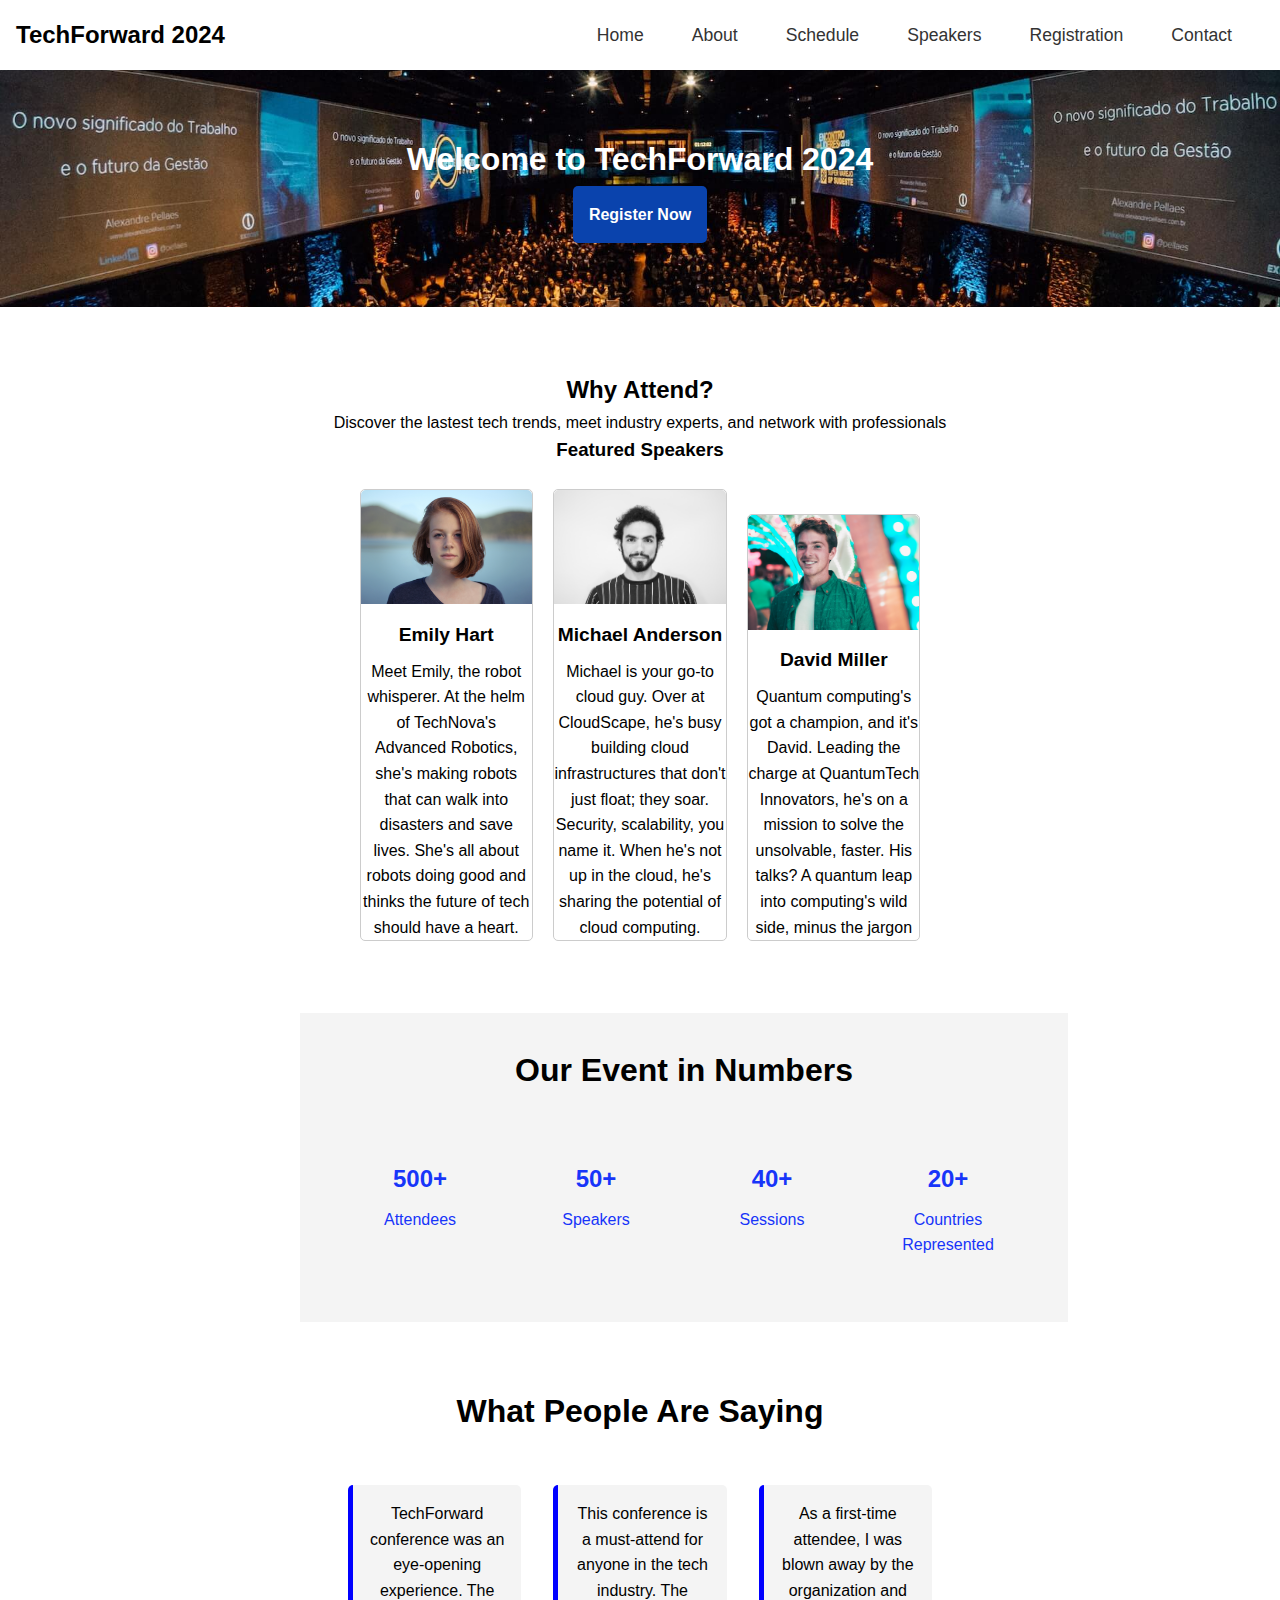
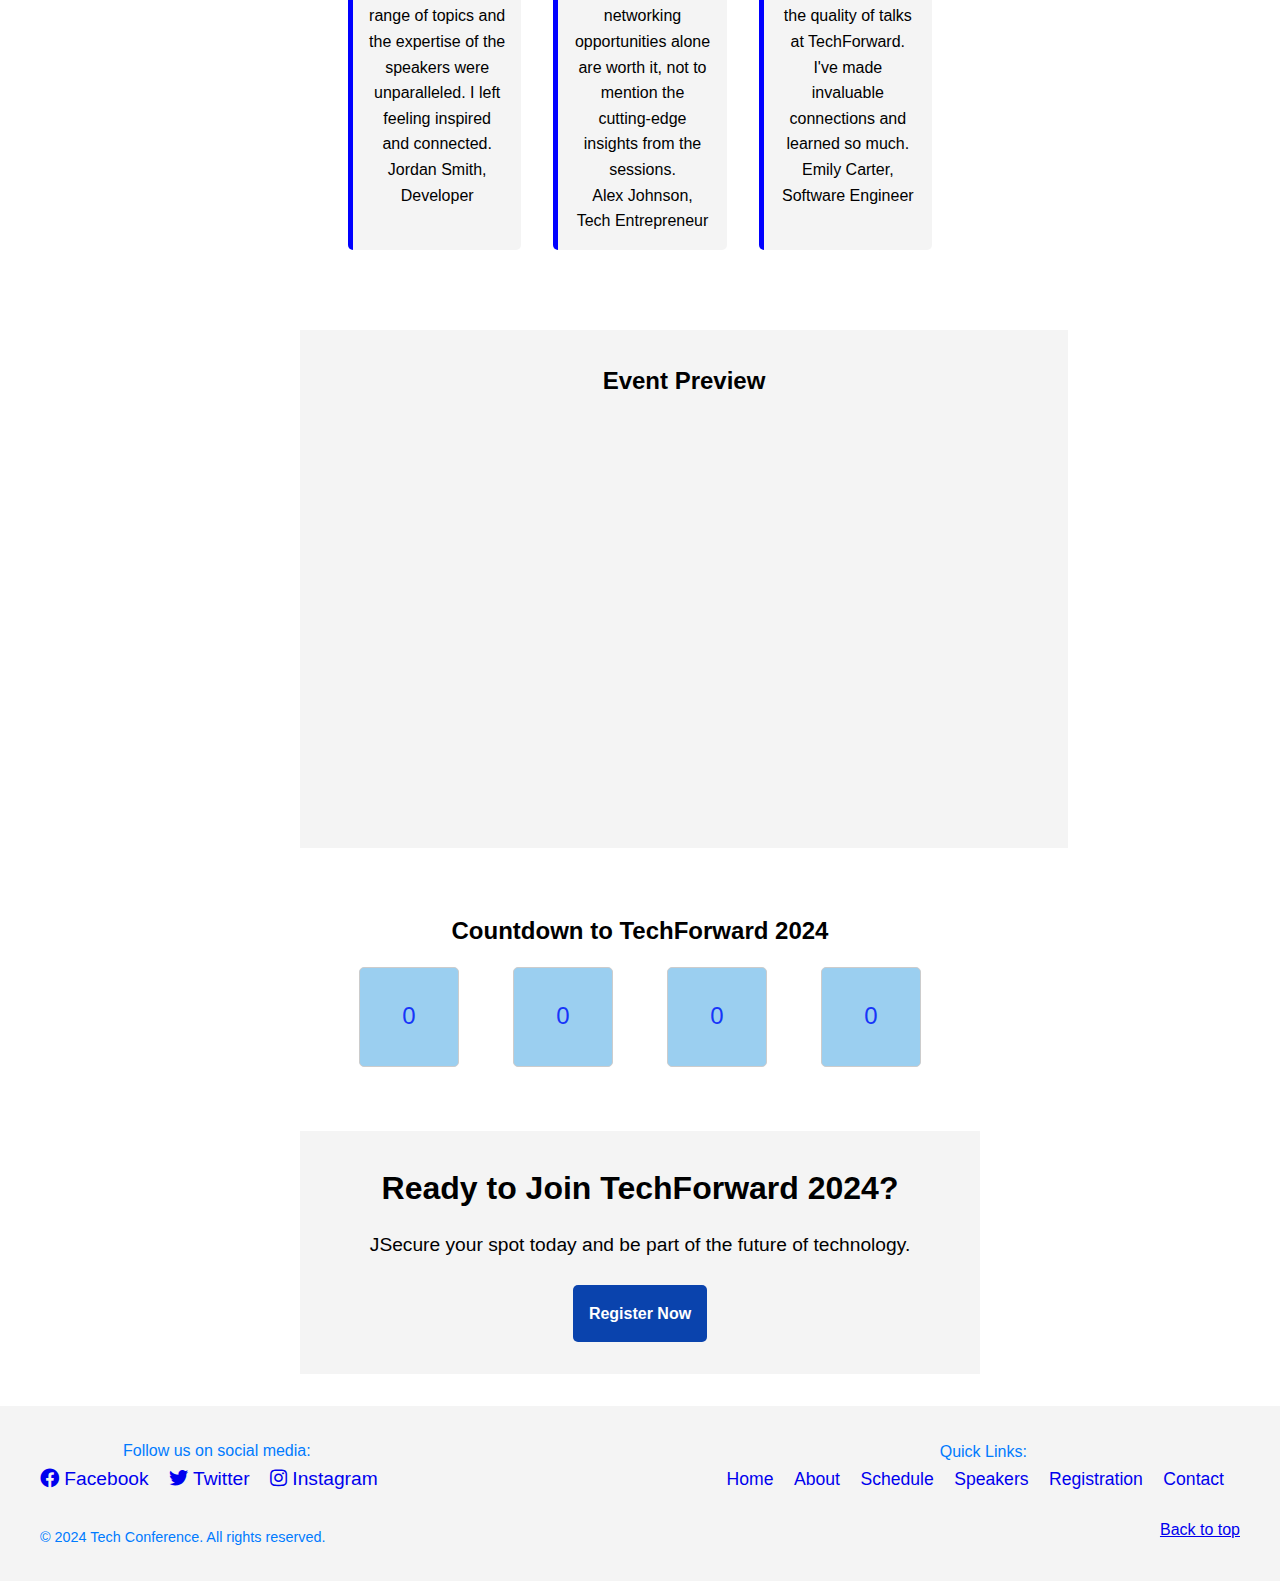
<file: index.html>
<!DOCTYPE html>
<html lang="en">
<head>
    <meta charset="UTF-8">
    <meta name="viewport" content="width=device-width, initial-scale=1.0">
    <title>Tech Conference</title>
    <link rel="stylesheet" href="css/style.css">
    <link rel="stylesheet" href="https://cdnjs.cloudflare.com/ajax/libs/font-awesome/5.15.4/css/all.min.css">

</head>
<body>
    <header>
        <nav>
            <h2>TechForward 2024</h2>
            
            <ul>
                <li><a href="index.html">Home</a></li>
                <li><a href="./components/about.html">About</a></li>
                <li><a href="./components/schedule.html">Schedule</a></li>
                <li><a href="./components/speakers.html">Speakers</a></li>
                <li><a href="./components/registration.html">Registration</a></li>
                <li><a href="./components/contact.html">Contact</a></li>
            </ul>
        </nav>
    </header>
    
    <!-- Main content section -->
    <section id="main">
        <div class="header-content">
            <h1>Welcome to TechForward 2024</h1>
            <p></p>
            <a href="./components/registration.html" class="cta-button">Register Now</a>
        </div>
    </section>
    
    <!-- Additional content sections -->
    <section class="about">
        <h2>Why Attend?</h2>
        <p>Discover the lastest tech trends, meet industry experts, 
            and network with professionals </p>
        <!-- Insert about content here -->
        <h3>Featured Speakers</h3>
        <div class="box">
            <a  href="./components/speakers.html">
                <img src="./images/person-01.jpg" alt="Image 1">
                <h5>Emily Hart</h5>
            <p>Meet Emily, the robot whisperer. At the helm of TechNova's
                Advanced Robotics, she's making robots that can walk into
                disasters and save lives. She's all about robots doing good
                and thinks the future of tech should have a heart.
            </p>
            </a>
            
            
        </div>
        <div class="box">
            <a href="./components/speakers.html">
                <img src="./images/person-02.jpg" alt="Image 2">
                <h5>Michael Anderson</h5>
                <p>Michael is your go-to cloud guy. Over at CloudScape, he's
                    busy building cloud infrastructures that don't just float;
                    they soar. Security, scalability, you name it. When he's not
                    up in the cloud, he's sharing the potential of cloud
                    computing.
                </p>
            </a>
            
          
        </div>
        <div class="box">
            <a  href="./components/speakers.html">
                <img src="./images/person-03.jpg" alt="Image 3">
                <h5>David Miller</h5>
                <p>Quantum computing's got a champion, and it's David. Leading
                    the charge at QuantumTech Innovators, he's on a mission to
                    solve the unsolvable, faster. His talks? A quantum leap into
                    computing's wild side, minus the jargon
                </p>
            </a>  
        </div>

    </section>
    <section class="stats-section">
        <h3>Our Event in Numbers</h3>
        <div class="stats">
            <div class="stat-box">
                <h4>500+</h4>
                <p>Attendees</p>
            </div>
            <div class="stat-box">
                <h4>50+</h4>
                <p>Speakers</p>
            </div>
            <div class="stat-box">
                <h4>40+</h4>
                <p>Sessions</p>
            </div>
            <div class="stat-box">
                <h4>20+</h4>
                <p>Countries Represented</p>
            </div>
        </div>
    </section>
    
    <section class="info-section">
        <h3>What People Are Saying</h3>
        <div class="info-container">
            <div class="info-box">
                <p>TechForward conference was an eye-opening experience. The
                    range of topics and the expertise of the speakers were
                    unparalleled. I left feeling inspired and connected.</p>
                <span>Jordan Smith, Developer</span>
            </div>
            <div class="info-box">
                <p> This conference is a must-attend for anyone in the tech
                    industry. The networking opportunities alone are worth it, not
                    to mention the cutting-edge insights from the sessions.
                </p>
                <span>Alex Johnson, Tech Entrepreneur</span>
            </div>
            <div class="info-box">
                <p>As a first-time attendee, I was blown away by the
                    organization and the quality of talks at TechForward. I've
                    made invaluable connections and learned so much.</p>
                <span>Emily Carter, Software Engineer</span>
            </div>
        </div>
    </section>
    <section class="video-section">
        <h4>Event Preview</h4>
        <div class="video-container">
            <iframe width="560" height="315" src="https://www.youtube.com/embed/k4xBNPMRD6M?si=sUwfqKaKVP0R_sYX" title="YouTube video player" frameborder="0" allow="accelerometer; autoplay; clipboard-write; encrypted-media; gyroscope; picture-in-picture; web-share" allowfullscreen></iframe> </iframe> </div>
    </section>
    <section class="countdown-section">
        <h4>Countdown to TechForward 2024</h4>
        <div class="countdown-container">
            <div class="countdown-box" id="days">0</div>
            <div class="countdown-box" id="hours">0</div>
            <div class="countdown-box" id="minutes">0</div>
            <div class="countdown-box" id="seconds">0</div>
        </div>
    </section>
    
    <section class="registration-section">
        <h3>Ready to Join TechForward 2024?</h3>
        <p>JSecure your spot today and be part of the future of technology.</p>
       
        <a href="./components/registration.html" class="cta-button">Register Now</a>
   
    </section>
    
    
    

    <footer>
        <div class="footer-content">
            
            <div class="social-links">
                <p>Follow us on social media:</p>
                <a href="#"><i class="fab fa-facebook"></i> Facebook</a>
                <a href="#"><i class="fab fa-twitter"></i> Twitter</a>
                <a href="#"><i class="fab fa-instagram"></i> Instagram</a>
            </div>
            
            <div class="quick-links">
                <p>Quick Links:</p>
                <ul>
                    <li><a href="index.html">Home</a></li>
                    <li><a href="./components/about.html">About</a></li>
                    <li><a href="./components/schedule.html">Schedule</a></li>
                    <li><a href="./components/speakers.html">Speakers</a></li>
                    <li><a href="./components/registration.html">Registration</a></li>
                    <li><a href="./components/contact.html">Contact</a></li>
                </ul>
            </div>
        </div>
        <div class="footer-bottom">
            <div class="copyright">
                &copy; 2024 Tech Conference. All rights reserved.
            </div>
            <div class="back-to-top">
                <a href="#top">Back to top</a>
            </div>
        </div>
    </footer>
    <script>
        // Set the date 50 days from now
        var countDownDate = new Date();
        countDownDate.setDate(countDownDate.getDate() + 50);
    
        // Update the countdown every second
        var x = setInterval(function() {
            // Get today's date and time
            var now = new Date().getTime();
    
            // Find the distance between now and the countdown date
            var distance = countDownDate - now;
    
            // Calculations for days, hours, minutes, and seconds
            var days = Math.floor(distance / (1000 * 60 * 60 * 24));
            var hours = Math.floor((distance % (1000 * 60 * 60 * 24)) / (1000 * 60 * 60));
            var minutes = Math.floor((distance % (1000 * 60 * 60)) / (1000 * 60));
            var seconds = Math.floor((distance % (1000 * 60)) / 1000);
    
            // Display the result in the respective countdown boxes
            document.getElementById("days").innerHTML = days;
            document.getElementById("hours").innerHTML = hours;
            document.getElementById("minutes").innerHTML = minutes;
            document.getElementById("seconds").innerHTML = seconds;
    
            // If the countdown is over, write some text
            if (distance < 0) {
                clearInterval(x);
                document.getElementById("days").innerHTML = "0";
                document.getElementById("hours").innerHTML = "0";
                document.getElementById("minutes").innerHTML = "0";
                document.getElementById("seconds").innerHTML = "0";
            }
        }, 1000); // Update every second
    </script>
    
    
</body>
</html>
</file>
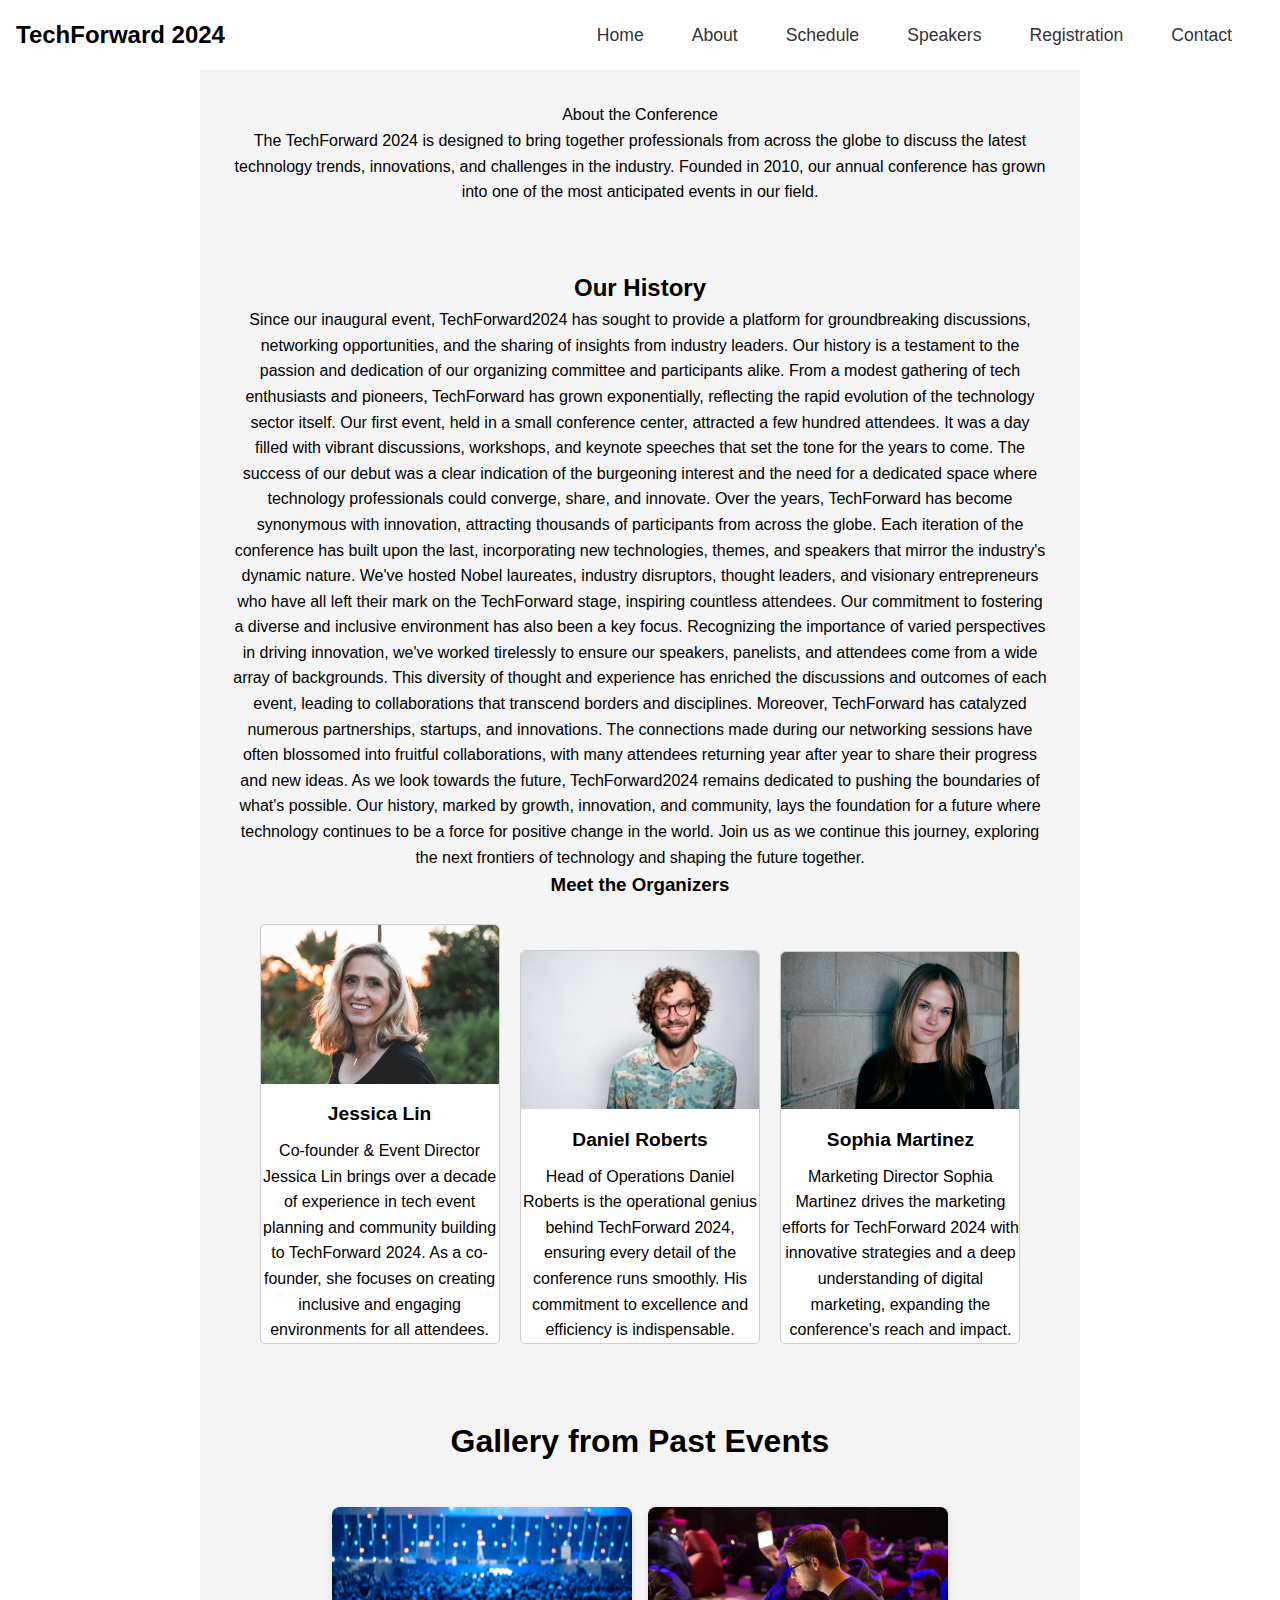
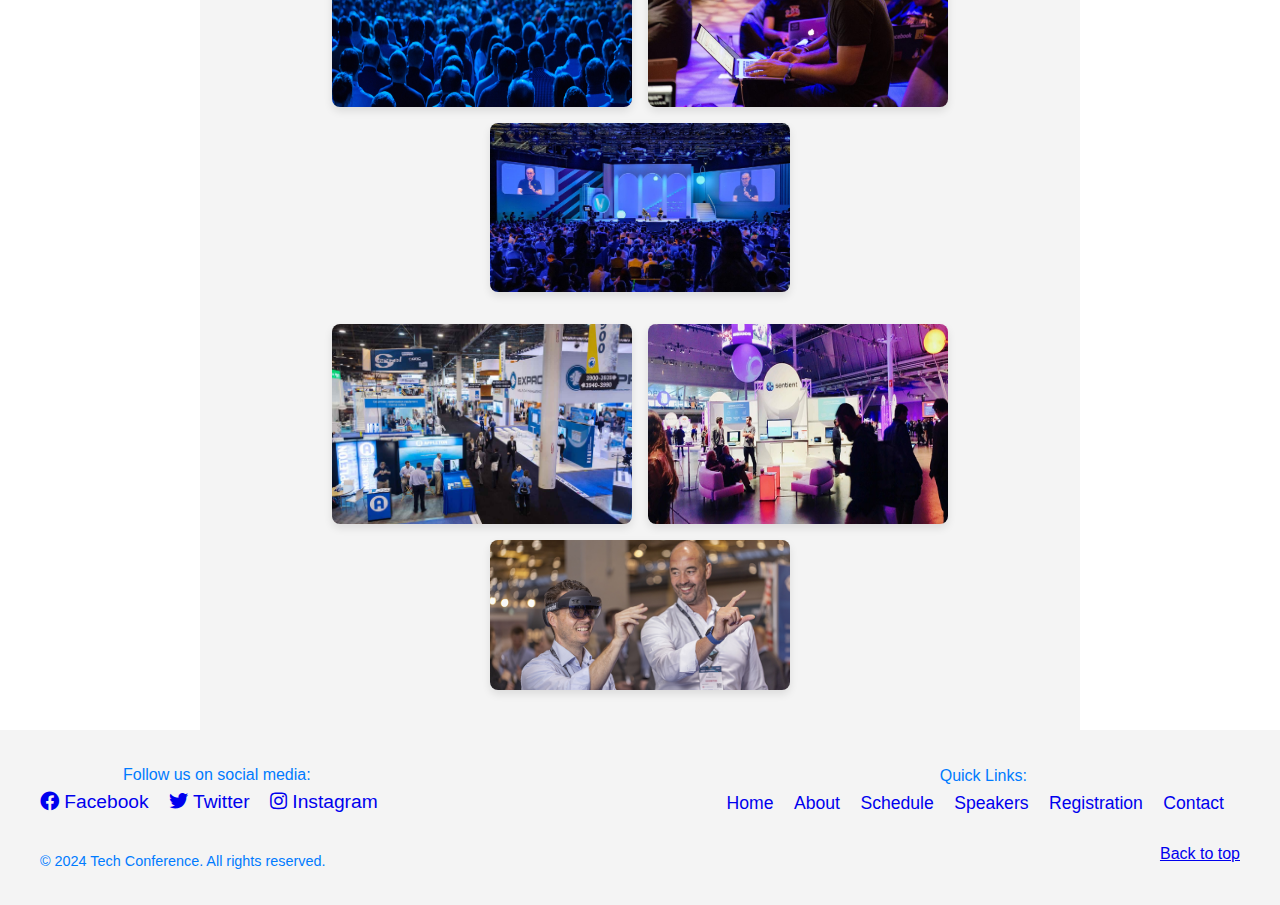
<file: components/about.html>
<!DOCTYPE html>
<html lang="en">
<head>
    <meta charset="UTF-8">
    <meta name="viewport" content="width=device-width, initial-scale=1.0">
    <title>Tech Conference</title>
    <link rel="stylesheet" href="../css/style.css">
    <link rel="stylesheet" href="https://cdnjs.cloudflare.com/ajax/libs/font-awesome/5.15.4/css/all.min.css">
</head>
<body>
    <header>
        <nav>
            <h2>TechForward 2024</h2>
            <ul>
                <li><a href="../index.html">Home</a></li>
                <li><a href="about.html">About</a></li>
                <li><a href="./schedule.html">Schedule</a></li>
                <li><a href="./speakers.html">Speakers</a></li>
                <li><a href="./registration.html">Registration</a></li>
                <li><a href="./contact.html">Contact</a></li>
            </ul>
        </nav>
    </header>
    <section class="aboutabout">
        <h1></h1>About the Conference</h1>
        <p>The TechForward 2024 is designed to bring together professionals from across the globe to discuss the latest technology trends, innovations, and challenges in the industry. Founded in 2010, our annual conference has grown into one of the most anticipated events in our field.</p>
    </section>
    <section class="aboutabout">
        <h2>Our History</h2>
        <p>Since our inaugural event, TechForward2024 has sought to provide a platform for groundbreaking discussions, networking opportunities, and the sharing of insights from industry leaders. Our history is a testament to the passion and dedication of our organizing committee and participants alike.

            From a modest gathering of tech enthusiasts and pioneers, TechForward has grown exponentially, reflecting the rapid evolution of the technology sector itself. Our first event, held in a small conference center, attracted a few hundred attendees. It was a day filled with vibrant discussions, workshops, and keynote speeches that set the tone for the years to come. The success of our debut was a clear indication of the burgeoning interest and the need for a dedicated space where technology professionals could converge, share, and innovate.
            
            Over the years, TechForward has become synonymous with innovation, attracting thousands of participants from across the globe. Each iteration of the conference has built upon the last, incorporating new technologies, themes, and speakers that mirror the industry's dynamic nature. We've hosted Nobel laureates, industry disruptors, thought leaders, and visionary entrepreneurs who have all left their mark on the TechForward stage, inspiring countless attendees.
            
            Our commitment to fostering a diverse and inclusive environment has also been a key focus. Recognizing the importance of varied perspectives in driving innovation, we've worked tirelessly to ensure our speakers, panelists, and attendees come from a wide array of backgrounds. This diversity of thought and experience has enriched the discussions and outcomes of each event, leading to collaborations that transcend borders and disciplines.
            
            Moreover, TechForward has catalyzed numerous partnerships, startups, and innovations. The connections made during our networking sessions have often blossomed into fruitful collaborations, with many attendees returning year after year to share their progress and new ideas.
            
            As we look towards the future, TechForward2024 remains dedicated to pushing the boundaries of what's possible. Our history, marked by growth, innovation, and community, lays the foundation for a future where technology continues to be a force for positive change in the world. Join us as we continue this journey, exploring the next frontiers of technology and shaping the future together. </p>
        <!-- Insert about content here -->
        <h3>Meet the Organizers</h3>
        <div class="box">
            <img src="../images/person-06.jpg" alt="Image 1">
            <h5>Jessica Lin</h5>
            <p>Co-founder & Event Director
                Jessica Lin brings over a decade of experience in tech event planning and community building to TechForward 2024. As a co-founder, she focuses on creating inclusive and engaging environments for all attendees.</p>
        </div>
        <div class="box">
            <img src="../images/person-05.jpg" alt="Image 2">
            <h5>Daniel Roberts</h5>
            <p>Head of Operations
                Daniel Roberts is the operational genius behind TechForward 2024, ensuring every detail of the conference runs smoothly. His commitment to excellence and efficiency is indispensable.</p>
        </div>
        <div class="box">
            <img src="../images/person-04.jpg" alt="Image 3">
            <h5>Sophia Martinez</h5>
            <p>Marketing Director
                Sophia Martinez drives the marketing efforts for TechForward 2024 with innovative strategies and a deep understanding of digital marketing, expanding the conference's reach and impact.</p>
        </div>
        
    </section>
    <section class="gallery-section">
        <h4>Gallery from Past Events</h4>
        <div class="gallery">
            <div class="top-row">
                <img src="../images/past-event-01.jpg" alt="Image 1">
                <img src="../images/past-event-02.jpg" alt="Image 2">
                <img src="../images/past-event-03.jpeg" alt="Image 3">
            </div>
            <div class="bottom-row">
                <img src="../images/past-event-04.jpg" alt="Image 4">
                <img src="../images/past-event-05.jpg" alt="Image 5">
                <img src="../images/past-event-06.jpg" alt="Image 6">
            </div>
        </div>
    </section>
    <footer>
        <div class="footer-content">
            
            <div class="social-links">
                <p>Follow us on social media:</p>
                <a href="#"><i class="fab fa-facebook"></i> Facebook</a>
                <a href="#"><i class="fab fa-twitter"></i> Twitter</a>
                <a href="#"><i class="fab fa-instagram"></i> Instagram</a>
            </div>
            
            <div class="quick-links">
                <p>Quick Links:</p>
                <ul>
                    <li><a href="../index.html">Home</a></li>
                    <li><a href="../components/about.html">About</a></li>
                    <li><a href="../components/schedule.html">Schedule</a></li>
                    <li><a href="../components/speakers.html">Speakers</a></li>
                    <li><a href="../components/registration.html">Registration</a></li>
                    <li><a href="../components/contact.html">Contact</a></li>
                </ul>
            </div>
        </div>
        <div class="footer-bottom">
            <div class="copyright">
                &copy; 2024 Tech Conference. All rights reserved.
            </div>
            <div class="back-to-top">
                <a href="#top">Back to top</a>
            </div>
        </div>
    </footer>
</body>
</file>
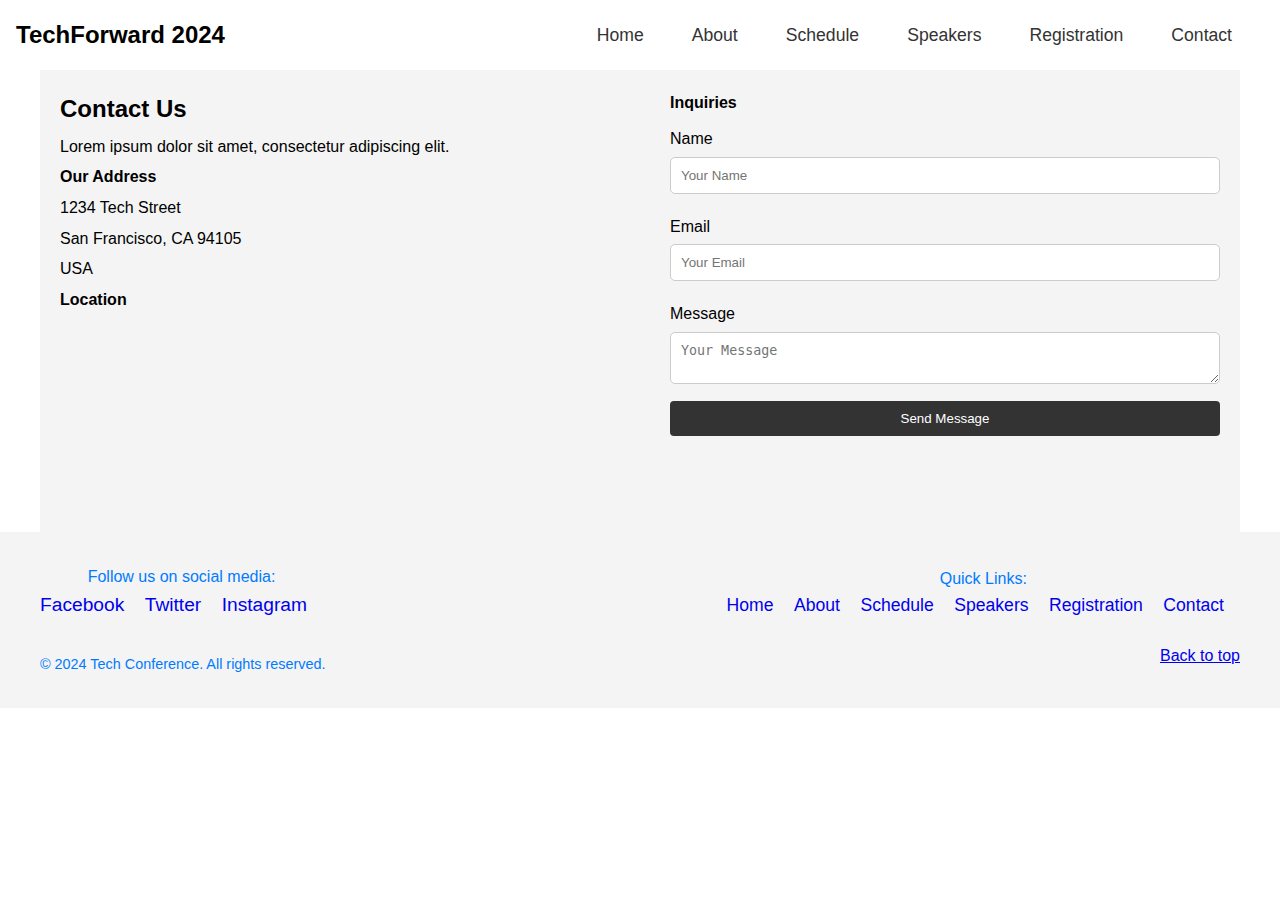
<file: components/contact.html>
<!DOCTYPE html>
<html lang="en">
<head>
    <meta charset="UTF-8">
    <meta name="viewport" content="width=device-width, initial-scale=1.0">
    <title>Tech Conference</title>
    <link rel="stylesheet" href="../css/style.css">
</head>
<body>
    <header>
        <nav>
            <h2>TechForward 2024</h2>
            <ul>
                <li><a href="../index.html">Home</a></li>
                <li><a href="./about.html">About</a></li>
                <li><a href="./schedule.html">Schedule</a></li>
                <li><a href="./speakers.html">Speakers</a></li>
                <li><a href="./registration.html">Registration</a></li>
                <li><a href="contact.html">Contact</a></li>
            </ul>
        </nav>
    </header>
    <section class="contact">
        <div class="contact-left">
            <h2>Contact Us</h2>
            <p>Lorem ipsum dolor sit amet, consectetur adipiscing elit.</p>
            <h4>Our Address</h4>
            <p>1234 Tech Street</p>
            <p>San Francisco, CA 94105</p>
            <p>USA</p>
            <h4>Location</h4>
            <div class="map-container">
              
                <div class="map">
                    <iframe src="https://www.google.com/maps/embed?pb=!1m14!1m8!1m3!1d11986.083542751792!2d19.8217493!3d41.3192854!3m2!1i1024!2i768!4f13.1!3m3!1m2!1s0x1350311da93e594f%3A0xdacdd7212145b57a!2sPallati%20i%20Kongreseve!5e0!3m2!1sen!2s!4v1720164509831!5m2!1sen!2s" width="600" height="450" style="border:0;" allowfullscreen="" loading="lazy" referrerpolicy="no-referrer-when-downgrade"></iframe>
                </div>
                
                
            </div>
        </div>
        <div class="contact-right">
            <h4>Inquiries</h4>
            <p>Name</p>
            <input type="text" placeholder="Your Name">
            <p>Email</p>
            <input type="email" placeholder="Your Email">
            <p>Message</p>
            <textarea placeholder="Your Message"></textarea>
            <button type="submit">Send Message</button>
        </div>
    </section>
    <footer>
        <div class="footer-content">
            
            <div class="social-links">
                <p>Follow us on social media:</p>
                <a href="#"><i class="fab fa-facebook"></i> Facebook</a>
                <a href="#"><i class="fab fa-twitter"></i> Twitter</a>
                <a href="#"><i class="fab fa-instagram"></i> Instagram</a>
            </div>
            
            <div class="quick-links">
                <p>Quick Links:</p>
                <ul>
                    <li><a href="../index.html">Home</a></li>
                    <li><a href="../components/about.html">About</a></li>
                    <li><a href="../components/schedule.html">Schedule</a></li>
                    <li><a href="../components/speakers.html">Speakers</a></li>
                    <li><a href="../components/registration.html">Registration</a></li>
                    <li><a href="../components/contact.html">Contact</a></li>
                </ul>
            </div>
        </div>
        <div class="footer-bottom">
            <div class="copyright">
                &copy; 2024 Tech Conference. All rights reserved.
            </div>
            <div class="back-to-top">
                <a href="#top">Back to top</a>
            </div>
        </div>
    </footer>
</body>
</file>
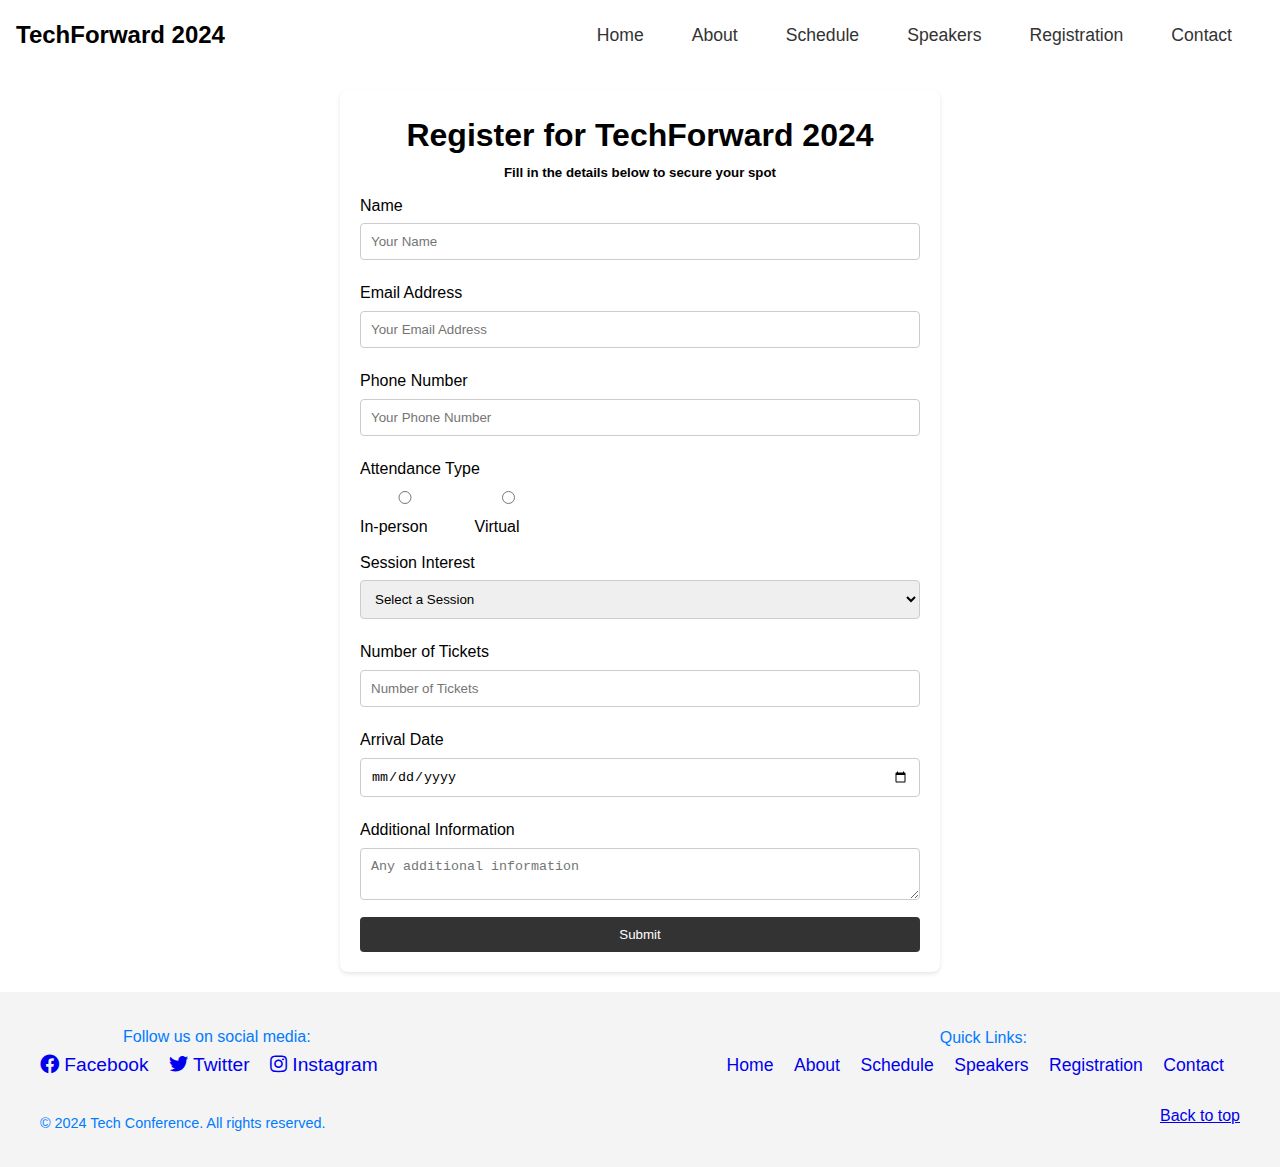
<file: components/registration.html>
<!DOCTYPE html>
<html lang="en">
<head>
    <meta charset="UTF-8">
    <meta name="viewport" content="width=device-width, initial-scale=1.0">
    <title>Tech Conference Registration</title>
    <link rel="stylesheet" href="../css/style.css">
    <link rel="stylesheet" href="https://cdnjs.cloudflare.com/ajax/libs/font-awesome/5.15.4/css/all.min.css">
</head>
<body>
    <header>
        <nav>
            <h2>TechForward 2024</h2>
            <ul>
                <li><a href="../index.html">Home</a></li>
                <li><a href="./about.html">About</a></li>
                <li><a href="./schedule.html">Schedule</a></li>
                <li><a href="./speakers.html">Speakers</a></li>
                <li><a href="./registration.html">Registration</a></li>
                <li><a href="./contact.html">Contact</a></li>
            </ul>
        </nav>
    </header>
    <section class="register">
        <div class="register-form">
            <h1>Register for TechForward 2024</h1>
            <h5>Fill in the details below to secure your spot</h5>
    
            <p>Name</p>
            <input type="text" placeholder="Your Name" required>
    
            <p>Email Address</p>
            <input type="email" placeholder="Your Email Address" required>
    
            <p>Phone Number</p>
            <input type="tel" placeholder="Your Phone Number" required>
    
            <p>Attendance Type</p>
            <div class="radio-group">
                <label><input type="radio" name="attendance" value="in-person" required> In-person</label>
                <label><input type="radio" name="attendance" value="virtual" required> Virtual</label>
            </div>
    
            <p>Session Interest</p>
            <select required>
                <option value="">Select a Session</option>
                <option value="session1">Session 1</option>
                <option value="session2">Session 2</option>
                <option value="session3">Session 3</option>
            </select>
    
            <p>Number of Tickets</p>
            <input type="number" placeholder="Number of Tickets" required>
    
            <p>Arrival Date</p>
            <input type="date" placeholder="MM/DD/YYYY" required>
    
            <p>Additional Information</p>
            <textarea placeholder="Any additional information"></textarea>
    
            <button type="submit">Submit</button>
        </div>
    </section>
    
    <footer>
        <div class="footer-content">
            <div class="social-links">
                <p>Follow us on social media:</p>
                <a href="#"><i class="fab fa-facebook"></i> Facebook</a>
                <a href="#"><i class="fab fa-twitter"></i> Twitter</a>
                <a href="#"><i class="fab fa-instagram"></i> Instagram</a>
            </div>
            <div class="quick-links">
                <p>Quick Links:</p>
                <ul>
                    <li><a href="../index.html">Home</a></li>
                    <li><a href="../components/about.html">About</a></li>
                    <li><a href="../components/schedule.html">Schedule</a></li>
                    <li><a href="../components/speakers.html">Speakers</a></li>
                    <li><a href="../components/registration.html">Registration</a></li>
                    <li><a href="../components/contact.html">Contact</a></li>
                </ul>
            </div>
        </div>
        <div class="footer-bottom">
            <div class="copyright">
                &copy; 2024 Tech Conference. All rights reserved.
            </div>
            <div class="back-to-top">
                <a href="#top">Back to top</a>
            </div>
        </div>
    </footer>
    <script src="../js/form-validation.js"></script>
</body>
</html>
</file>
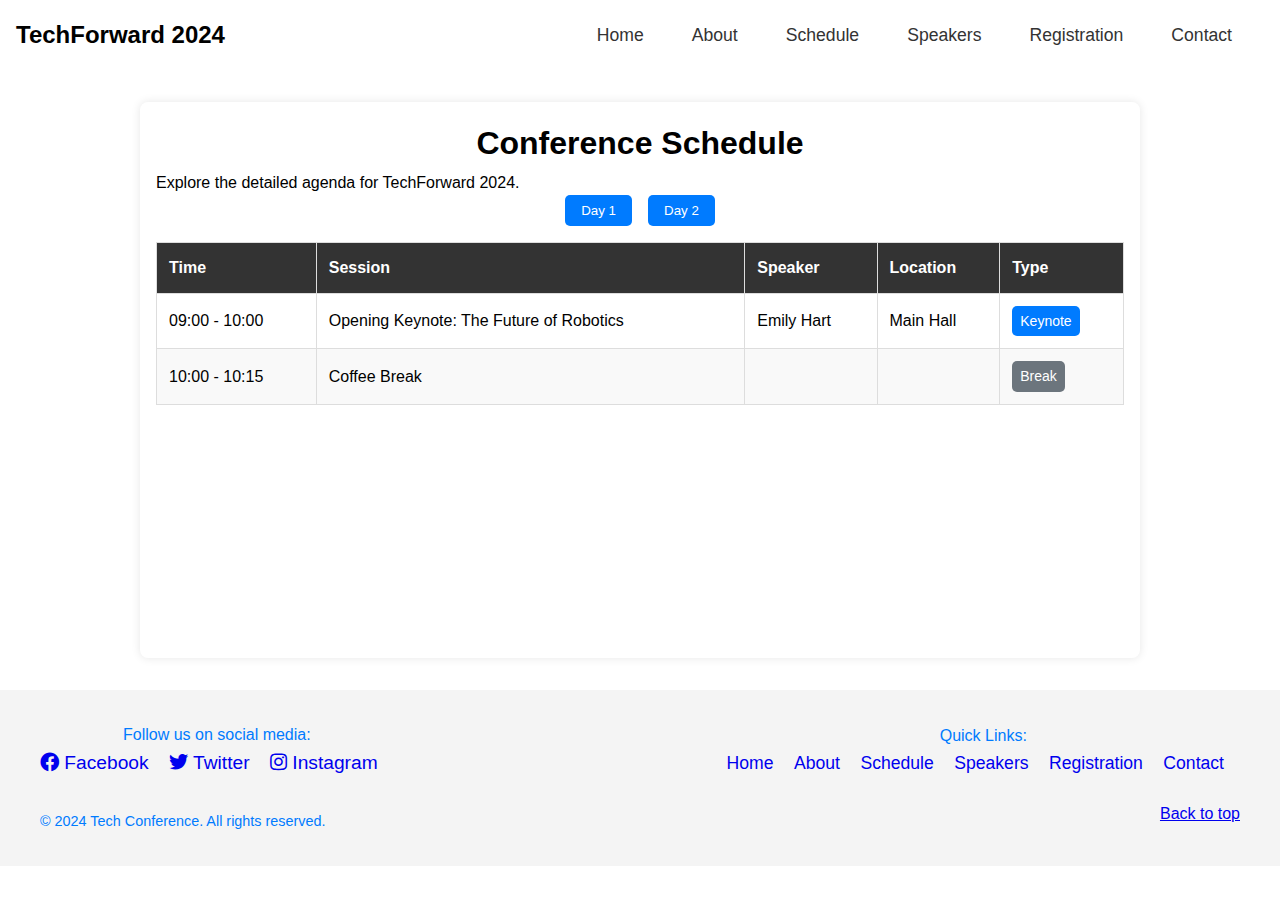
<file: components/schedule.html>
<!DOCTYPE html>
<html lang="en">
<head>
    <meta charset="UTF-8">
    <meta name="viewport" content="width=device-width, initial-scale=1.0">
    <title>Tech Conference Schedule</title>
    <link rel="stylesheet" href="./style.css">
    <script defer src="../js/schedule.js"></script>
    <link rel="stylesheet" href="../css/style.css">
    <link rel="stylesheet" href="https://cdnjs.cloudflare.com/ajax/libs/font-awesome/5.15.4/css/all.min.css">
</head>
<body>
    <header>
        <nav>
            <h2>TechForward 2024</h2>
            <ul>
                <li><a href="../index.html">Home</a></li>
                <li><a href="./about.html">About</a></li>
                <li><a href="./schedule.html">Schedule</a></li>
                <li><a href="./speakers.html">Speakers</a></li>
                <li><a href="./registration.html">Registration</a></li>
                <li><a href="./contact.html">Contact</a></li>
            </ul>
        </nav>
    </header>
    <main>
        <section class="schedule-container">
            <h1>Conference Schedule</h1>
            <p>Explore the detailed agenda for TechForward 2024.</p>
            <div class="tabs">
                <button onclick="showSchedule('day1')">Day 1</button>
                <button onclick="showSchedule('day2')">Day 2</button>
            </div>
            <div id="day1" class="schedule-table">
                <!-- Day 1 Schedule Table -->
                <table>
                    <thead>
                        <tr>
                            <th>Time</th>
                            <th>Session</th>
                            <th>Speaker</th>
                            <th>Location</th>
                            <th>Type</th>
                        </tr>
                    </thead>
                    <tbody>
                        <tr>
                            <td>09:00 - 10:00</td>
                            <td>Opening Keynote: The Future of Robotics</td>
                            <td>Emily Hart</td>
                            <td>Main Hall</td>
                            <td><span class="badge keynote">Keynote</span></td>
                        </tr>
                        <tr>
                            <td>10:00 - 10:15</td>
                            <td>Coffee Break</td>
                            <td></td>
                            <td></td>
                            <td><span class="badge coffee">Break</span></td>
                        </tr>
                        <!-- Add more sessions here as needed -->
                    </tbody>
                </table>
            </div>
            <div id="day2" class="schedule-table" style="display: none;">
                <!-- Day 2 Schedule Table -->
                <table>
                    <thead>
                        <tr>
                            <th>Time</th>
                            <th>Session</th>
                            <th>Speaker</th>
                            <th>Location</th>
                            <th>Type</th>
                        </tr>
                    </thead>
                    <tbody>
                        <tr>
                            <td>09:00 - 10:00</td>
                            <td>Innovations in Environmental Tech</td>
                            <td>Christopher Brooks</td>
                            <td>Main Hall</td>
                            <td><span class="badge keynote">Keynote</span></td>
                        </tr>
                        <tr>
                            <td>10:00 - 10:15</td>
                            <td>Coffee Break</td>
                            <td></td>
                            <td></td>
                            <td><span class="badge coffee">Break</span></td>
                        </tr>
                        <!-- Add more sessions here as needed -->
                    </tbody>
                </table>
            </div>
        </section>
    </main>
    <footer>
        <div class="footer-content">
            
            <div class="social-links">
                <p>Follow us on social media:</p>
                <a href="#"><i class="fab fa-facebook"></i> Facebook</a>
                <a href="#"><i class="fab fa-twitter"></i> Twitter</a>
                <a href="#"><i class="fab fa-instagram"></i> Instagram</a>
            </div>
            
            <div class="quick-links">
                <p>Quick Links:</p>
                <ul>
                    <li><a href="../index.html">Home</a></li>
                    <li><a href="../components/about.html">About</a></li>
                    <li><a href="../components/schedule.html">Schedule</a></li>
                    <li><a href="../components/speakers.html">Speakers</a></li>
                    <li><a href="../components/registration.html">Registration</a></li>
                    <li><a href="../components/contact.html">Contact</a></li>
                </ul>
            </div>
        </div>
        <div class="footer-bottom">
            <div class="copyright">
                &copy; 2024 Tech Conference. All rights reserved.
            </div>
            <div class="back-to-top">
                <a href="#top">Back to top</a>
            </div>
        </div>
    </footer>
    
    <script>
        function showSchedule(day) {
            document.getElementById('day1').style.display = 'none';
            document.getElementById('day2').style.display = 'none';
            document.getElementById(day).style.display = 'block';
        }
    </script>
    
</body>
</html>
</file>
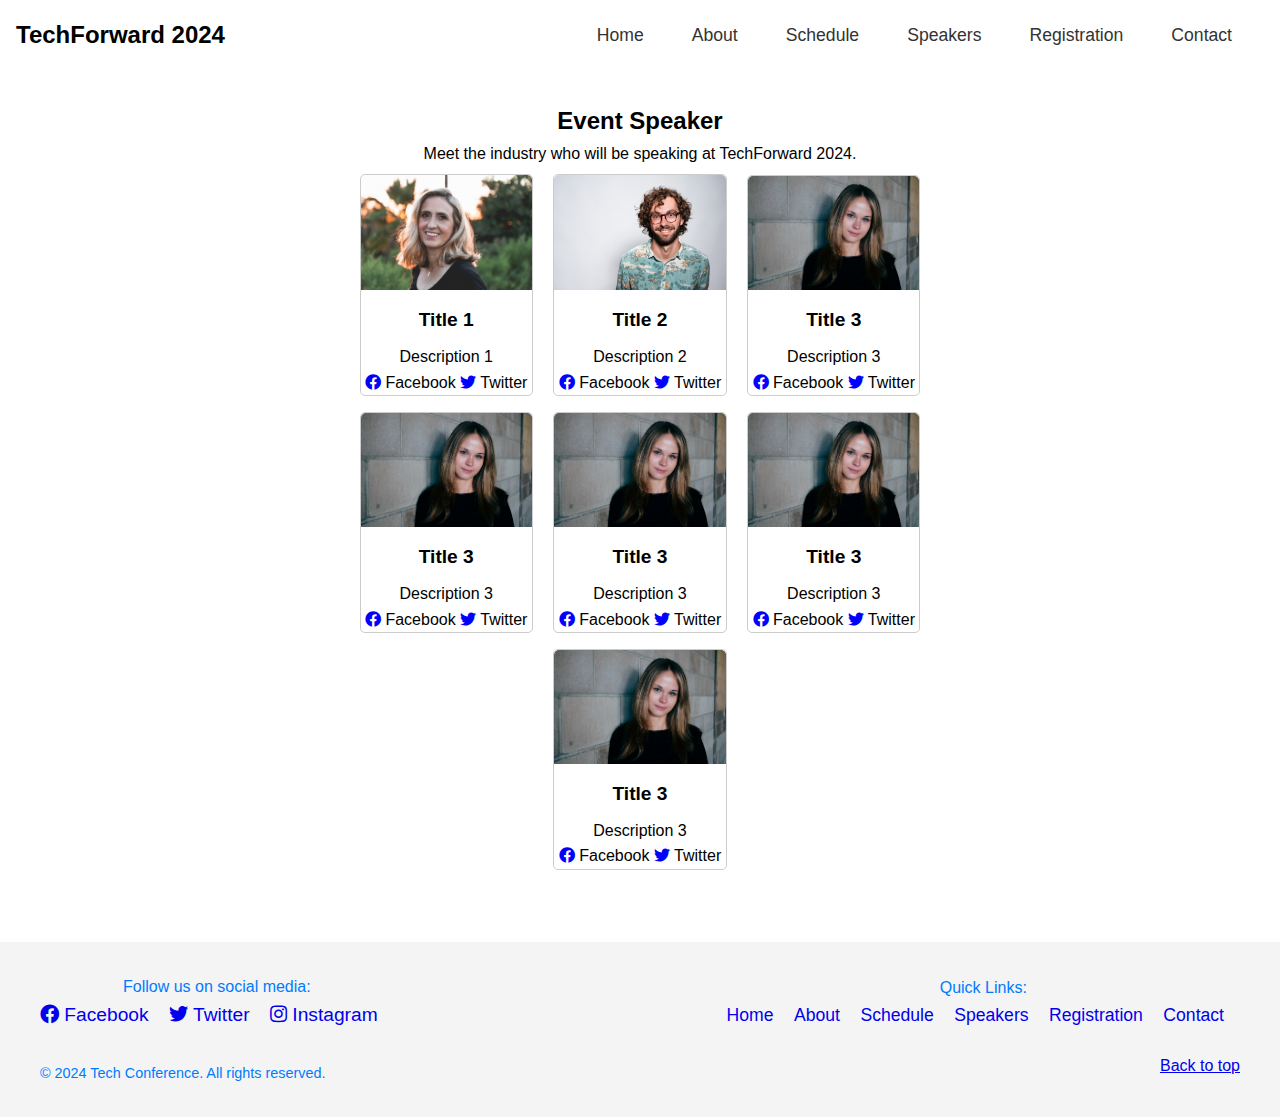
<file: components/speakers.html>
<!DOCTYPE html>
<html lang="en">
<head>
    <meta charset="UTF-8">
    <meta name="viewport" content="width=device-width, initial-scale=1.0">
    <title>Tech Conference</title>
    <link rel="stylesheet" href="../css/style.css">
    <link rel="stylesheet" href="https://cdnjs.cloudflare.com/ajax/libs/font-awesome/5.15.4/css/all.min.css">
</head>
<body>
    <header>
        <nav>
            <h2>TechForward 2024</h2>
            <ul>
                <li><a href="../index.html">Home</a></li>
                <li><a href="about.html">About</a></li>
                <li><a href="./schedule.html">Schedule</a></li>
                <li><a href="./speakers.html">Speakers</a></li>
                <li><a href="./registration.html">Registration</a></li>
                <li><a href="./contact.html">Contact</a></li>
            </ul>
        </nav>
    </header>
   
    <section class="about">
        <h2>Event Speaker</h2>
        <p>Meet the industry who will be speaking at TechForward 2024. </p>
        
        <div class="box">
            <img src="../images/person-06.jpg" alt="Image 1">
            <h5>Title 1</h5>
            <p>Description 1</p>
            <a href="#"><i class="fab fa-facebook" style="color:blue"></i> Facebook</a>
            <a href="#"><i class="fab fa-twitter"  style="color:blue"></i> Twitter</a>
        </div>
        <div class="box">
            <img src="../images/person-05.jpg" alt="Image 2">
            <h5>Title 2</h5>
            <p>Description 2</p>
            <a href="#"><i class="fab fa-facebook"  style="color:blue"></i> Facebook</a>
            <a href="#"><i class="fab fa-twitter"  style="color:blue"></i> Twitter</a>
        </div>
        <div class="box">
            <img src="../images/person-04.jpg" alt="Image 3">
            <h5>Title 3</h5>
            <p>Description 3</p>
            <a href="#"><i class="fab fa-facebook"  style="color:blue"></i> Facebook</a>
            <a href="#"><i class="fab fa-twitter"  style="color:blue"></i> Twitter</a>
        </div>
        <div class="box">
            <img src="../images/person-04.jpg" alt="Image 3">
            <h5>Title 3</h5>
            <p>Description 3</p>
            <a href="#"><i class="fab fa-facebook"  style="color:blue"></i> Facebook</a>
            <a href="#"><i class="fab fa-twitter"  style="color:blue"></i> Twitter</a>
        </div>
        <div class="box">
            <img src="../images/person-04.jpg" alt="Image 3">
            <h5>Title 3</h5>
            <p>Description 3</p>
            <a href="#"><i class="fab fa-facebook"  style="color:blue"></i> Facebook</a>
            <a href="#"><i class="fab fa-twitter"  style="color:blue"></i> Twitter</a>
        </div>
        <div class="box">
            <img src="../images/person-04.jpg" alt="Image 3">
            <h5>Title 3</h5>
            <p>Description 3</p>
            <a href="#"><i class="fab fa-facebook"  style="color:blue"></i> Facebook</a>
            <a href="#"><i class="fab fa-twitter"  style="color:blue"></i> Twitter</a>
        </div>
        <div class="box">
            <img src="../images/person-04.jpg" alt="Image 3">
            <h5>Title 3</h5>
            <p>Description 3</p>
            <a href="#"><i class="fab fa-facebook"  style="color:blue"></i> Facebook</a>
            <a href="#"><i class="fab fa-twitter"  style="color:blue"></i> Twitter</a>
        </div>
    </section>
    <footer>
        <div class="footer-content">
            
            <div class="social-links">
                <p>Follow us on social media:</p>
                <a href="#"><i class="fab fa-facebook"></i> Facebook</a>
                <a href="#"><i class="fab fa-twitter"></i> Twitter</a>
                <a href="#"><i class="fab fa-instagram"></i> Instagram</a>
            </div>
            
            <div class="quick-links">
                <p>Quick Links:</p>
                <ul>
                    <li><a href="../index.html">Home</a></li>
                    <li><a href="../components/about.html">About</a></li>
                    <li><a href="../components/schedule.html">Schedule</a></li>
                    <li><a href="../components/speakers.html">Speakers</a></li>
                    <li><a href="../components/registration.html">Registration</a></li>
                    <li><a href="../components/contact.html">Contact</a></li>
                </ul>
            </div>
        </div>
        <div class="footer-bottom">
            <div class="copyright">
                &copy; 2024 Tech Conference. All rights reserved.
            </div>
            <div class="back-to-top">
                <a href="#top">Back to top</a>
            </div>
        </div>
    </footer>
</body>
</file>
<file: css/style.css>
* {
  margin: 0;
  padding: 0;
  box-sizing: border-box;
}

body {
  font-family: Arial, sans-serif;
  line-height: 1.6;
  background-color: #ffffff;
}

header {
  nav {
    display: flex;
    justify-content: space-between;
    align-items: center;
    padding: 1rem;
   /*  position: fixed;
    background-color: #6c757d; */

    h2 {
      margin: 0;
      font-size: 1.5rem;
    }

    ul {
      list-style-type: none;
      display: flex;
      justify-content: flex-end;
      align-items: center;
      margin: 0;

      li {
        margin-right: 1rem;

        a {
          text-decoration: none;
          color: #333;
          font-size: 1.1rem;
          padding: 1rem;
          transition: color 0.3s ease;

          &:hover {
            color: #f8b400;
          }
        }
      }
    }
  }


}

#main {
  text-align: center;
  padding: 4rem 0;
  background-image: url("../images/banner.jpg");
  background-size: cover;
  background-position: center;
  color: #fff;
}

.cta-button {
  display: inline-block;
  padding: 1rem 1rem;
  background-color: #0a43ad;
  color: #ffffff;
  text-decoration: none;
  font-weight: bold;
  border-radius: 5px;
  transition: background-color 0.3s ease;

  &:hover {
    background-color: #1735f9;
  }
}


.about {
  text-align: center;
  background-color: #ffffff;
 .box a {
  text-decoration: none; /* Removes underline */
    color: inherit; /* Ensures the text color doesn't change */
 }
  
}
.aboutabout {
  text-align: center;
  margin:0px 200px;
 .box a {
  text-decoration: none; /* Removes underline */
    color: inherit; /* Ensures the text color doesn't change */
 }
  
}

section {
  padding: 2rem;
  background-color: #f4f4f4;
  margin-bottom: 2rem;

  h3 {
    text-align: center;
    margin-bottom: 1rem;
  }

  .box {
    width: calc(33.33% - 2rem);
    margin: 0.5rem;
    background-color: #fff;
    border: 1px solid #ccc;
    border-radius: 5px;
    text-align: center;
    transition: transform 0.3s ease;
    box-sizing: border-box;
    display: inline-block;

    &:hover {
      transform: translateY(-5px);
      box-shadow: 0 0 10px rgba(0, 0, 0, 0.1);
      color: lightblue;
    }

    img {
      max-width: 100%;
      height: auto;
      border-radius: 5px 5px 0 0;
    }

    h5 {
      margin-top: 0.5rem;
      font-size: 1.2rem;
    }

    p {
      margin-top: 0.5rem;
      font-size: 1rem;
    }
  }
}


footer {
  background-color: #f4f4f4;
  color: #b7b7b7;
  text-align: center;
  padding: 2rem 0;
}

.footer-content,
.footer-bottom {
  max-width: 1200px;
  margin: 0 auto;
  color: #007bff;
}

.footer-content {
  display: flex;
  justify-content: space-between;
  align-items: center;
}

.footer-bottom {
  display: flex;
  justify-content: space-between;
  align-items: center;
  padding-top: 1rem;
}

.back-to-top {
  text-align: right;
  color: #007bff;
}

.social-links {
  color: #007bff;
}

.social-links a {
  text-decoration: none;
  margin-right: 1rem;
  font-size: 1.2rem;
}

.quick-links ul {
  list-style-type: none;
  margin: 0;
  padding: 0;
}

.quick-links li {
  display: inline-block;
  margin-right: 1rem;
}

.quick-links a {
  text-decoration: none;
  font-size: 1.1rem;
  transition: color 0.3s ease;
}

.quick-links a:hover {
  color: #f8b400;
}

.copyright {
  margin-top: 1rem;
  font-size: 0.9rem;
  text-align: center;
}


.stats-section {
  padding: 2rem;
  background-color: #f4f4f4;
  text-align: center;
  margin-bottom: 2rem;
  width: 60%;
  box-sizing: border-box;
}

.stats-section h3 {
  margin-bottom: 2rem;
  font-size: 2rem;
}

.stats {
  display: flex;
  justify-content: center;
  

  .stat-box {
    color:#1735f9;
    padding: 1rem;
    width: calc(50% - 2rem);
    margin: 1rem 0;
    box-sizing: border-box;
    transition: transform 0.3s ease, box-shadow 0.3s ease;

    h4 {
      font-size: 1.5rem;
      margin-bottom: 0.5rem;
    }

    p {
      font-size: 1rem;
      margin: 0;
    }
  }
}

.info-section {
  padding: 2rem;
  background-color: #ffffff;
  text-align: center;
  margin-bottom: 2rem;
}

.info-section h3 {
  margin-bottom: 2rem;
  font-size: 2rem;
}

.info-container {
  display: flex;
  justify-content: center;

  .info-box {
    border-left: 5px solid blue;
    background-color: #f4f4f4;
    border-radius: 5px;
    padding: 1rem;
    margin:1rem;
    width: 100%;
    box-sizing: border-box;
  }
}

.video-section {
  padding: 2rem;
  background-color: #f4f4f4;
  text-align: center;
  margin-bottom: 2rem;
  width: 60%;
  box-sizing: border-box;
}

.video-section h4 {
  margin-bottom: 1rem;
  font-size: 1.5rem;
}

.video-container {
  position: relative;
  width: 70%;
  max-width: 100%;
  margin: 0 auto;
  height: 400px;
  iframe {
    width: 100%;
    height: 400px;
  }

  iframe[src*="youtube.com"] {
    aspect-ratio: 16 / 9;
  }
}


.countdown-section {
  padding: 2rem;
  background-color: #ffffff;
  text-align: center;
  margin-bottom: 2rem;
}

.countdown-section h4 {
  margin-bottom: 1rem;
  font-size: 1.5rem;
}

.countdown-container {
  display: flex;
  justify-content: space-around;
  margin-top: 1rem;


  .countdown-box {
    width: 100px;
    height: 100px;
    background-color: #9bcff0;
    color: #1735f9;
    border: 1px solid #ccc;
    border-radius: 5px;
    display: flex;
    align-items: center;
    justify-content: center;
    font-size: 1.5rem;
    margin: 0 5px;
  }
}

.registration-section {
  background-color: #f4f4f4;
  text-align: center;
  margin-bottom: 2rem;
  padding: 2rem;
}

.registration-section h3 {
  font-size: 2rem;
  margin-bottom: 1rem;
}

.registration-section p {
  font-size: 1.2rem;
  margin-bottom: 1.5rem;
}

.registration-section button {
  padding: 1rem 2rem;
  background-color: #f8b400;
  color: #333;
  border: none;
  border-radius: 5px;
  font-size: 1.1rem;
  cursor: pointer;
  transition: background-color 0.3s ease;

  &:hover {
    background-color: #ec9800;
  }
}

.gallery-section {
  text-align: center;
  padding: 2rem 0;
  margin: 0px 200px;
}

.gallery-section h4 {
  font-size: 2rem;
  margin-bottom: 1rem;
}

.gallery {
  display: flex;
  justify-content: center;
  flex-wrap: wrap;
}

.gallery .top-row,
.gallery .bottom-row {
  display: flex;
  justify-content: center;
  margin-top: 1rem;
  flex-wrap: wrap;

  img {
    width: 100%;
    max-width: 300px;
    height: auto;
    margin: 0.5rem;
    border-radius: 8px;
    box-shadow: 0 4px 8px rgba(0, 0, 0, 0.1);
  }
  img:hover {
    box-shadow: 0 10px 15px rgba(0, 0, 0, 0.2); /* Shadow effect */
}
}


.contact {
  display: flex;
  flex-wrap: wrap;
  padding: 20px;
  max-width: 1200px;
  margin: 0 auto;
  gap: 20px;
}

.contact-left,
.contact-right {
  flex: 1;
  min-width: 300px;
}

.contact-left {
  padding-right: 20px;
}

.contact-right {
  padding-left: 20px;
}

.map-container {
  position: relative;
}

.map-container h5 {
  margin: 5px 0;
}

.map {
  width: 100%;
  height: 200px;
  overflow: hidden;
  border-radius: 5px;
}

.map iframe {
  width: 100%;
  height: 100%;
}

.contact h2,
.contact h4,
.contact-right h4 {
  margin-top: 0;
}

.contact p {
  margin: 5px 0;
}

.contact-right p {
  margin: 10px 0 5px;
}

.contact-right input,
.contact-right textarea {
  width: 100%;
  padding: 10px;
  margin-bottom: 10px;
  border: 1px solid #ccc;
  border-radius: 5px;
}

.contact-right button {
  display: inline-block;
  padding: 10px 20px;
  background-color: #007bff;
  color: #fff;
  border: none;
  border-radius: 5px;
  cursor: pointer;
  transition: background-color 0.3s ease;
}

.contact-right button:hover {
  background-color: #0056b3;
}


.about,
.stats-section,
.info-section,
.video-section,
.countdown-section,
.registration-section {
    margin-left: 300px;
    margin-right: 300px;
    /* OR for padding */
    /* padding-left: 200px;
       padding-right: 200px; */
}
.register {
  padding: 20px;
  max-width: 600px;
  margin: 20px auto;
  background-color: #fff;
  border-radius: 8px;
  box-shadow: 0 2px 4px rgba(0, 0, 0, 0.1);
}

.register-form h1,
.register-form h5 {
  text-align: center;
}

.register-form p {
  margin: 10px 0 5px;
}

input, select, textarea {
  width: 100%;
  padding: 10px;
  margin-bottom: 10px;
  border: 1px solid #ccc;
  border-radius: 4px;
  box-sizing: border-box;
}

button[type="submit"] {
  width: 100%;
  padding: 10px;
  background-color: #333;
  color: #fff;
  border: none;
  border-radius: 4px;
  cursor: pointer;
}

button[type="submit"]:hover {
  background-color: #555;
}

/* Error message styling */
.error-message {
  color: red;
  font-size: 0.875rem;
  margin-top: -8px;
  margin-bottom: 8px;
}
.radio-group label {
  display: inline-block;
  margin-right: 20px;
  font-weight: normal;
}

.radio-group input[type="radio"] {
  margin-right: 5px;
}

/* Media query for screen sizes below 600px */
@media (max-width: 600px) {
  /* Header: Show only the company name and a hamburger menu */
  header nav {
    flex-direction: column;
    justify-content: center;
  }

  header nav h2 {
    margin-bottom: 1rem;
  }

  header nav ul {
    display: none; /* Hide the full menu */
  }

  /* About section: Display one box per row */
  .about .box {
    width: 100%;
  }

  /* Stats section: Display two stats per row */
  .stats {
    flex-direction: column;
  }

  .stats .stat-box {
    width: 100%;
    margin: 0.5rem 0;
  }

  /* Info section: Display each info box one below the other */
  .info-container {
    flex-direction: column;
  }

  .info-container .info-box {
    width: 100%;
    margin: 0.5rem 0;
  }

  /* Gallery section: Adjust image width for smaller screens */
  .gallery img {
    max-width: 100%;
  }
}
</file>
<file: components/style.css>
nav ul {
    display: flex;
    list-style: none;
    padding: 0;
}

nav ul li {
    margin-right: 1rem;
}

nav ul li a {
    color: white;
    text-decoration: none;
}

.schedule-container {
    max-width: 1000px;
    margin: 2rem auto;
    padding: 1rem;
    background: white;
    border-radius: 8px;
    box-shadow: 0 0 10px rgba(0, 0, 0, 0.1);
}

h1 {
    text-align: center;
}

.tabs {
    display: flex;
    justify-content: center;
    margin-bottom: 1rem;
}

.tabs button {
    background-color: #007bff;
    color: white;
    border: none;
    padding: 0.5rem 1rem;
    margin: 0 0.5rem;
    cursor: pointer;
    border-radius: 5px;
}

.tabs button:hover {
    background-color: #0056b3;
}

.schedule-table {
    overflow-x: auto;
    height: 400px;
}

table {
    width: 100%;
    border-collapse: collapse;
    margin-bottom: 1rem;
}

th, td {
    padding: 0.75rem;
    text-align: left;
    border: 1px solid #ddd;
}

th {
    background-color: #333;
    color: white;
}

tr:nth-child(even) {
    background-color: #f9f9f9;
}

.badge {
    display: inline-block;
    padding: 0.25rem 0.5rem;
    border-radius: 5px;
    font-size: 0.875rem;
    color: white;
}

.keynote {
    background-color: #007bff;
}

.coffee {
    background-color: #6c757d;
}

/* Additional badges and styles */
</file>
